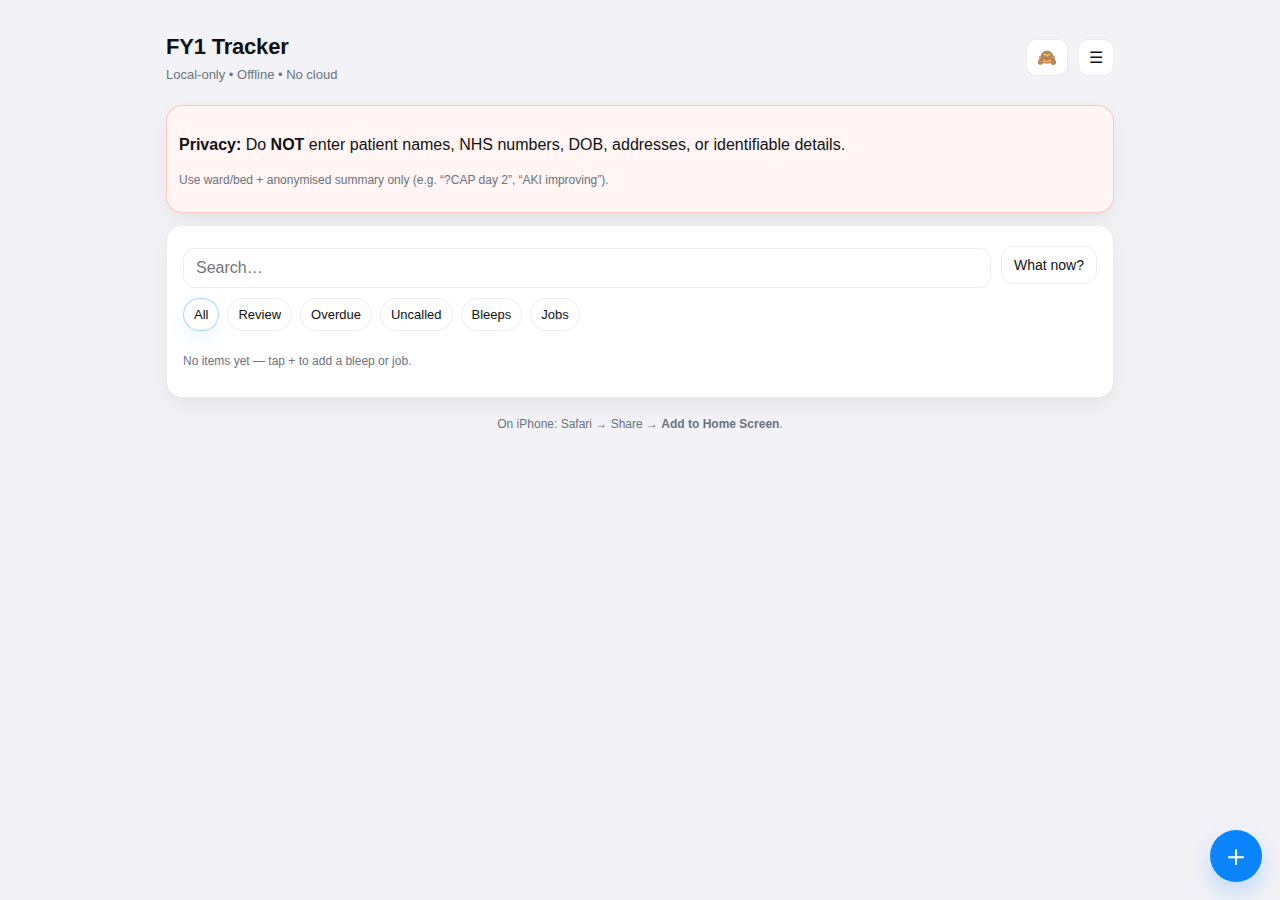
<file: index.html>
<!DOCTYPE html>
<html lang="en">
<head>
  <meta charset="utf-8" />
  <meta name="viewport" content="width=device-width, initial-scale=1" />
  <meta name="theme-color" content="#0A84FF" />
  <title>FY1 Tracker</title>

  <link rel="manifest" href="manifest.json" />
  <meta name="apple-mobile-web-app-capable" content="yes" />
  <meta name="apple-mobile-web-app-status-bar-style" content="default" />

  <link rel="stylesheet" href="style.css" />
</head>

<body>
  <header class="topbar topbarUber">
    <div class="topLeft">
      <h1>FY1 Tracker</h1>
      <p class="subtitle">Local-only • Offline • No cloud</p>
    </div>
    <div class="topRight">
      <button id="privacyBlurBtn" class="iconBtn" type="button" title="Blur">🙈</button>
      <button id="openDrawerBtn" class="iconBtn" type="button" title="Filters & settings">☰</button>
    </div>
  </header>

  <section class="card warning compact">
    <p><strong>Privacy:</strong> Do <strong>NOT</strong> enter patient names, NHS numbers, DOB, addresses, or identifiable details.</p>
    <p class="small muted">Use ward/bed + anonymised summary only (e.g. “?CAP day 2”, “AKI improving”).</p>
  </section>

  <!-- HOME: Unified list -->
  <main>
    <section class="card uberCard">
      <div class="row between">
        <div class="row" style="flex:1;">
          <input id="search" class="search uberSearch" type="search" placeholder="Search…" />
        </div>
        <button id="doNowBtn" class="btn btn-ghost btn-small" type="button">What now?</button>
      </div>

      <div class="chipRow" style="margin-top:10px;">
        <button class="chip" type="button" data-chip="all">All</button>
        <button class="chip" type="button" data-chip="review">Review</button>
        <button class="chip" type="button" data-chip="overdue">Overdue</button>
        <button class="chip" type="button" data-chip="uncalled">Uncalled</button>
        <button class="chip" type="button" data-chip="bleeps">Bleeps</button>
        <button class="chip" type="button" data-chip="jobs">Jobs</button>
      </div>

      <ul id="list" class="list uberList"></ul>
      <p id="empty" class="muted small" hidden>No items yet — tap + to add a bleep or job.</p>
    </section>
  </main>

  <!-- Drawer (Phase 3: progressive disclosure) -->
  <div id="drawerBackdrop" class="drawerBackdrop" hidden></div>
  <aside id="drawer" class="drawer" hidden aria-hidden="true">
    <div class="drawerHeader">
      <strong>Filters & settings</strong>
      <button id="closeDrawerBtn" class="iconBtn" type="button" title="Close">✕</button>
    </div>

    <div class="drawerBody">
      <label>
        Filter
        <select id="filter" class="select">
          <option value="all" selected>All</option>
          <option value="open">Open</option>
          <option value="done">Done</option>
          <option value="review">Review queue</option>
          <option value="bleeps">Bleeps only</option>
          <option value="jobs">Jobs only</option>
          <option value="uncalled">Uncalled bleeps</option>
          <option value="overdue">Overdue bleeps</option>
        </select>
      </label>

      <label>
        Sort
        <select id="sort" class="select">
          <option value="newest" selected>Newest</option>
          <option value="triage">Triage → time</option>
          <option value="priority">Priority view</option>
        </select>
      </label>

      <label>
        Overdue bleep threshold (mins)
        <input id="overdueMins" type="number" min="1" value="10" />
      </label>

      <label>
        Shift preset
        <select id="shiftPreset" class="select">
          <option value="day">Day</option>
          <option value="twilight">Twilight</option>
          <option value="night">Night</option>
        </select>
      </label>

      <div class="row" style="margin-top:10px;">
        <button id="handoverBtn" class="btn btn-ghost btn-small" type="button">Copy handover</button>
        <button id="printHandoverBtn" class="btn btn-ghost btn-small" type="button">Print sheet</button>
      </div>

      <div class="row" style="margin-top:10px;">
        <a href="scribe.html" target="_blank" rel="noopener" class="btn btn-ghost btn-small"
           style="text-decoration:none; display:inline-flex; align-items:center;">🚨 Arrest scribe</a>
        <button id="wipeBtn" class="btn btn-ghost btn-small" type="button">End shift (wipe)</button>
        <button id="clearAllBtn" class="btn btn-danger btn-small" type="button">Clear all</button>
      </div>

      <p class="small muted" style="margin-top:12px;">
        Tip: tap an item to expand actions. Use “⋯” for more.
      </p>
    </div>
  </aside>

  <!-- Floating action button: opens add window -->
  <button id="fabAdd" class="fab" type="button" aria-label="Add bleep or job">＋</button>

  <footer class="footer small muted">
    <p>On iPhone: Safari → Share → <strong>Add to Home Screen</strong>.</p>
  </footer>

  <script src="app.js"></script>
</body>
</html>
</file>
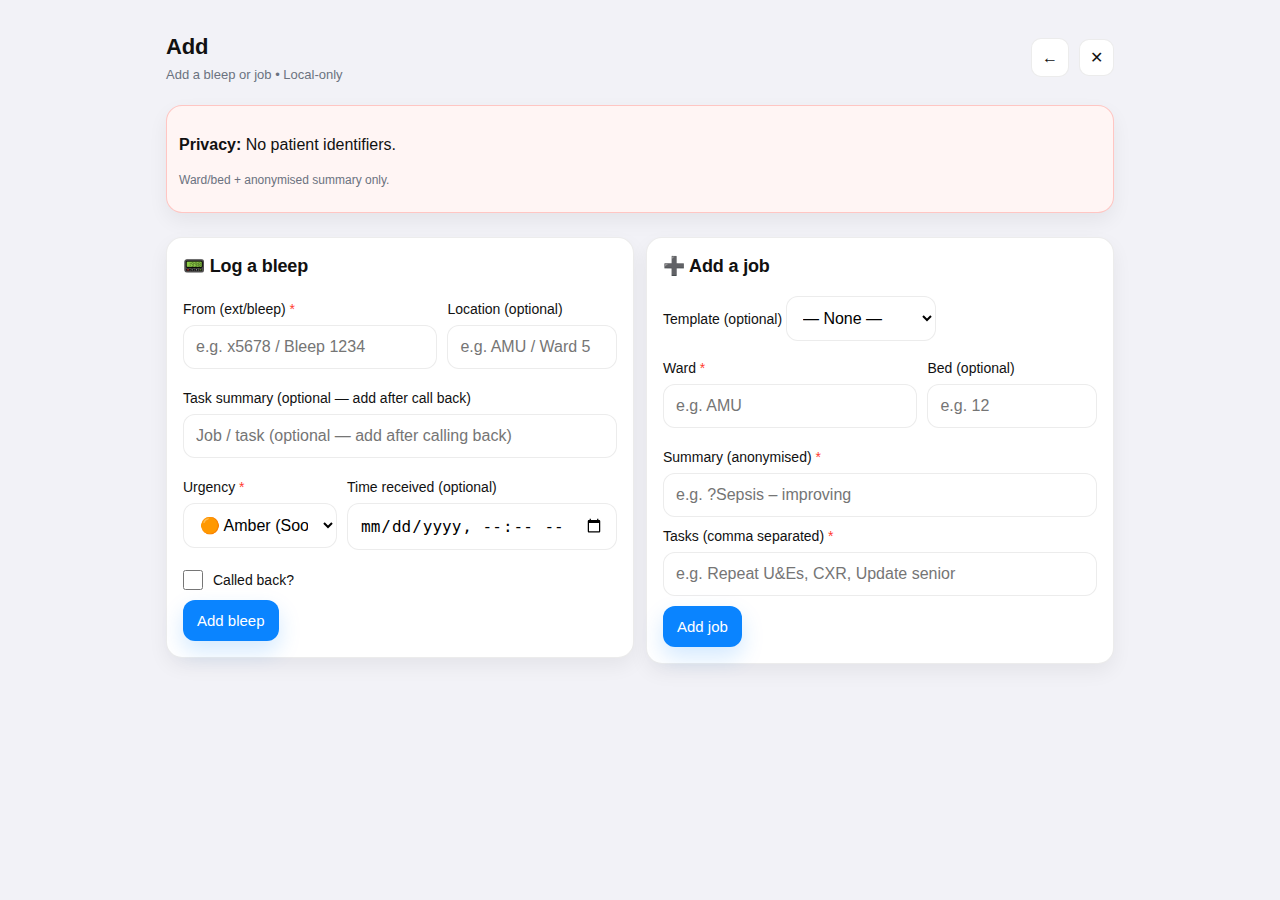
<file: add.html>
<!DOCTYPE html>
<html lang="en">
<head>
  <meta charset="utf-8" />
  <meta name="viewport" content="width=device-width, initial-scale=1" />
  <meta name="theme-color" content="#0A84FF" />
  <title>Add — FY1 Tracker</title>
  <link rel="stylesheet" href="style.css" />
</head>
<body>
  <header class="topbar topbarUber">
    <div class="topLeft">
      <h1>Add</h1>
      <p class="subtitle">Add a bleep or job • Local-only</p>
    </div>
    <div class="topRight">
      <a href="index.html" class="iconBtn" style="text-decoration:none; display:inline-flex; align-items:center;" title="Back">←</a>
      <button id="closeBtn" class="iconBtn" type="button" title="Close">✕</button>
    </div>
  </header>

  <section class="card warning compact">
    <p><strong>Privacy:</strong> No patient identifiers.</p>
    <p class="small muted">Ward/bed + anonymised summary only.</p>
  </section>

  <main class="grid2">
    <section class="card uberCard">
      <h2>📟 Log a bleep</h2>
      <form id="bleepForm" autocomplete="off">
        <div class="grid">
          <label>
            From (ext/bleep) <span class="req">*</span>
            <input id="bleepFrom" type="text" placeholder="e.g. x5678 / Bleep 1234" required />
          </label>
          <label>
            Location (optional)
            <input id="bleepLocation" type="text" placeholder="e.g. AMU / Ward 5" />
          </label>
        </div>

        <label>
          Task summary (optional — add after call back)
          <input id="bleepSummary" type="text" placeholder="Job / task (optional — add after calling back)" />
        </label>

        <div class="grid">
          <label>
            Urgency <span class="req">*</span>
            <select id="bleepUrgency" required>
              <option value="red">🔴 Red (Immediate)</option>
              <option value="amber" selected>🟠 Amber (Soon)</option>
              <option value="green">🟢 Green (Routine)</option>
            </select>
          </label>
          <label>
            Time received (optional)
            <input id="bleepTime" type="datetime-local" />
          </label>
        </div>

        <label class="row checkboxRow">
          <input id="bleepCalledBack" type="checkbox" />
          Called back?
        </label>

        <div class="row">
          <button class="btn btn-primary" type="submit">Add bleep</button>
        </div>
      </form>
    </section>

    <section class="card uberCard">
      <h2>➕ Add a job</h2>

      <div class="row" style="margin-bottom:8px;">
        <label style="margin:0; flex:1;">
          Template (optional)
          <select id="jobTemplate" class="select">
            <option value="" selected>— None —</option>
            <option value="bloods">Bloods / Cannula</option>
            <option value="review">Review patient</option>
            <option value="imaging">Chase imaging</option>
            <option value="discharge">Discharge tasks</option>
          </select>
        </label>
      </div>

      <form id="jobForm" autocomplete="off">
        <div class="grid">
          <label>
            Ward <span class="req">*</span>
            <input id="ward" type="text" placeholder="e.g. AMU" required />
          </label>
          <label>
            Bed (optional)
            <input id="bed" type="text" placeholder="e.g. 12" />
          </label>
        </div>

        <label>
          Summary (anonymised) <span class="req">*</span>
          <input id="summary" type="text" placeholder="e.g. ?Sepsis – improving" required />
        </label>

        <label>
          Tasks (comma separated) <span class="req">*</span>
          <input id="tasks" type="text" placeholder="e.g. Repeat U&Es, CXR, Update senior" required />
        </label>

        <div class="row">
          <button class="btn btn-primary" type="submit">Add job</button>
        </div>
      </form>
    </section>
  </main>

  <script src="add.js"></script>
</body>
</html>
</file>
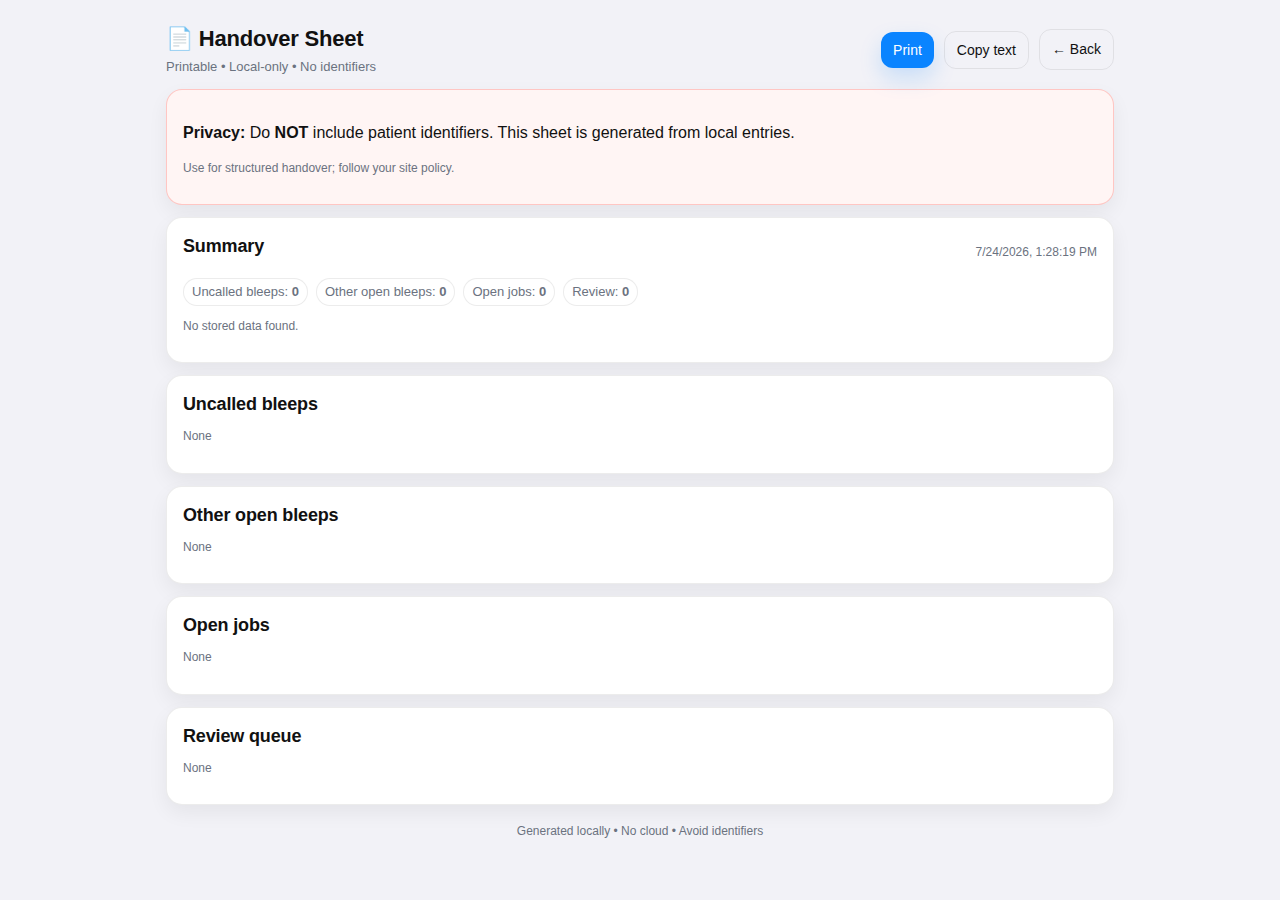
<file: handover.html>
<!DOCTYPE html>
<html lang="en">
<head>
  <meta charset="utf-8" />
  <meta name="viewport" content="width=device-width, initial-scale=1" />
  <meta name="theme-color" content="#0A84FF" />
  <title>Handover Sheet</title>
  <link rel="stylesheet" href="style.css" />
</head>
<body>
  <header class="topbar noPrint">
    <div>
      <h1>📄 Handover Sheet</h1>
      <p class="subtitle">Printable • Local-only • No identifiers</p>
    </div>
    <div class="row">
      <button id="printBtn" class="btn btn-primary btn-small" type="button">Print</button>
      <button id="copyBtn" class="btn btn-ghost btn-small" type="button">Copy text</button>
      <a href="index.html" class="btn btn-ghost btn-small"
         style="text-decoration:none; display:inline-flex; align-items:center;">← Back</a>
    </div>
  </header>

  <section class="card warning">
    <p><strong>Privacy:</strong> Do <strong>NOT</strong> include patient identifiers. This sheet is generated from local entries.</p>
    <p class="small muted">Use for structured handover; follow your site policy.</p>
  </section>

  <section class="card">
    <div class="row between">
      <h2>Summary</h2>
      <div class="small muted" id="generatedAt"></div>
    </div>
    <div class="metaRow" id="counts"></div>
    <p class="small muted" id="keyUsed"></p>
  </section>

  <section class="card">
    <h2>Uncalled bleeps</h2>
    <div id="uncalled"></div>
  </section>

  <section class="card">
    <h2>Other open bleeps</h2>
    <div id="called"></div>
  </section>

  <section class="card">
    <h2>Open jobs</h2>
    <div id="jobs"></div>
  </section>

  <section class="card">
    <h2>Review queue</h2>
    <div id="review"></div>
  </section>

  <footer class="footer small muted">
    Generated locally • No cloud • Avoid identifiers
  </footer>

  <script src="handover.js"></script>
</body>
</html>
</file>
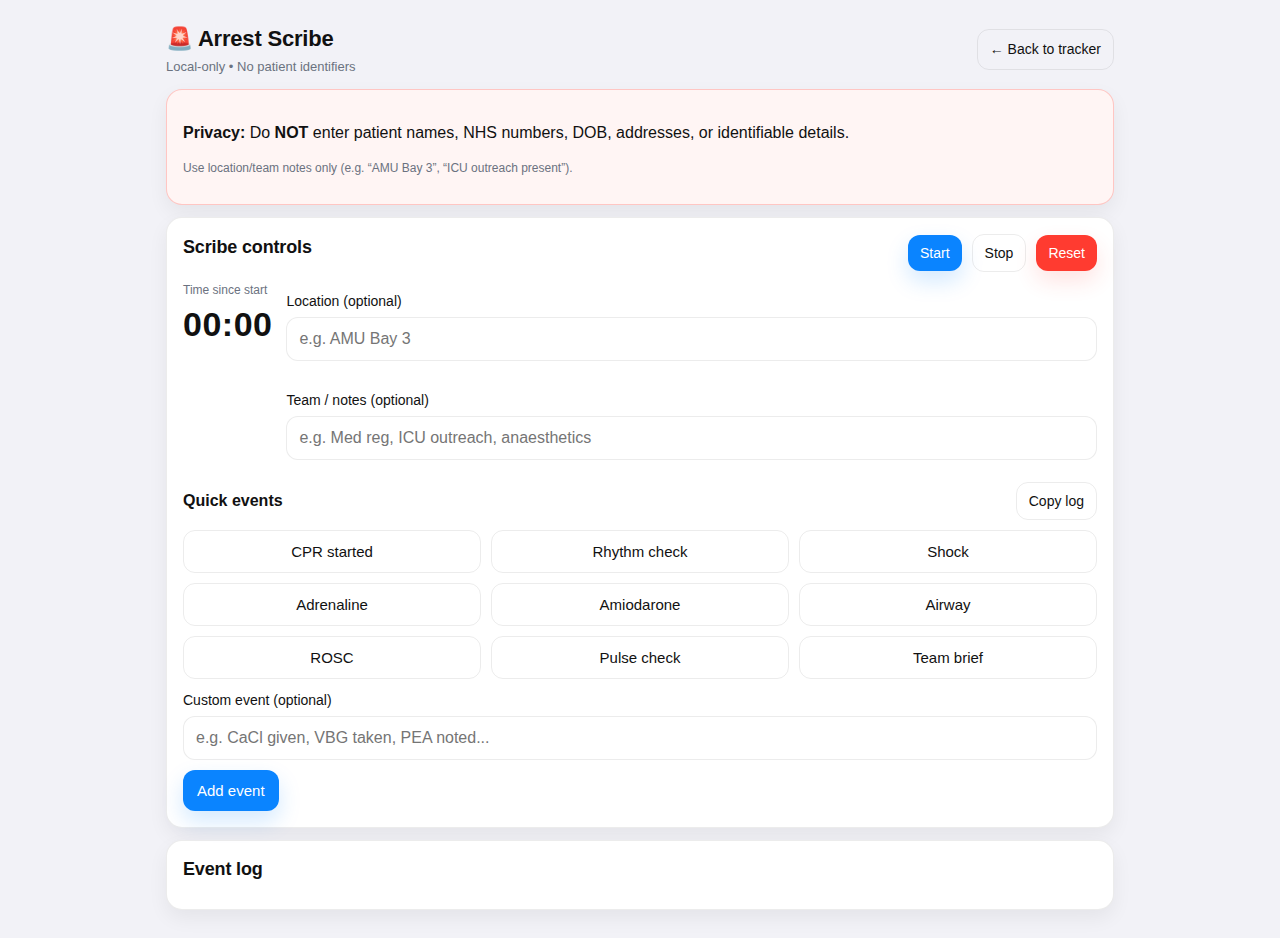
<file: scribe.html>
<!DOCTYPE html>
<html lang="en">
<head>
  <meta charset="utf-8" />
  <meta name="viewport" content="width=device-width, initial-scale=1" />
  <meta name="theme-color" content="#0A84FF" />

  <title>Arrest Scribe</title>

  <link rel="manifest" href="manifest.json" />
  <meta name="apple-mobile-web-app-capable" content="yes" />
  <meta name="apple-mobile-web-app-status-bar-style" content="default" />

  <link rel="stylesheet" href="style.css" />
</head>

<body>
  <header class="topbar">
    <div>
      <h1>🚨 Arrest Scribe</h1>
      <p class="subtitle">Local-only • No patient identifiers</p>
    </div>
    <div class="row">
      <a href="index.html" class="btn btn-ghost btn-small"
         style="text-decoration:none; display:inline-flex; align-items:center;">
        ← Back to tracker
      </a>
    </div>
  </header>

  <section class="card warning">
    <p><strong>Privacy:</strong> Do <strong>NOT</strong> enter patient names, NHS numbers, DOB, addresses, or identifiable details.</p>
    <p class="small muted">Use location/team notes only (e.g. “AMU Bay 3”, “ICU outreach present”).</p>
  </section>

  <section class="card">
    <div class="row between">
      <h2>Scribe controls</h2>
      <div class="row">
        <button id="scribeStartBtn" class="btn btn-primary btn-small" type="button">Start</button>
        <button id="scribeStopBtn" class="btn btn-ghost btn-small" type="button" disabled>Stop</button>
        <button id="scribeResetBtn" class="btn btn-danger btn-small" type="button" disabled>Reset</button>
      </div>
    </div>

    <div class="scribeTop">
      <div>
        <div class="small muted">Time since start</div>
        <div id="scribeTimer" class="scribeTimer">00:00</div>
      </div>

      <div class="scribeMeta">
        <label>
          Location (optional)
          <input id="scribeLocation" type="text" placeholder="e.g. AMU Bay 3" />
        </label>
        <label>
          Team / notes (optional)
          <input id="scribeTeam" type="text" placeholder="e.g. Med reg, ICU outreach, anaesthetics" />
        </label>
      </div>
    </div>

    <div class="row between" style="margin-top:12px;">
      <strong>Quick events</strong>
      <button id="scribeCopyBtn" class="btn btn-ghost btn-small" type="button" disabled>Copy log</button>
    </div>

    <div class="scribeButtons">
      <button class="btn btn-ghost" type="button" data-scribe="CPR started">CPR started</button>
      <button class="btn btn-ghost" type="button" data-scribe="Rhythm check">Rhythm check</button>
      <button class="btn btn-ghost" type="button" data-scribe="Shock delivered">Shock</button>

      <button class="btn btn-ghost" type="button" data-scribe="Adrenaline given">Adrenaline</button>
      <button class="btn btn-ghost" type="button" data-scribe="Amiodarone given">Amiodarone</button>
      <button class="btn btn-ghost" type="button" data-scribe="Airway secured">Airway</button>

      <button class="btn btn-ghost" type="button" data-scribe="ROSC">ROSC</button>
      <button class="btn btn-ghost" type="button" data-scribe="Pulse check">Pulse check</button>
      <button class="btn btn-ghost" type="button" data-scribe="Team brief / plan">Team brief</button>
    </div>

    <form id="scribeForm" autocomplete="off" style="margin-top:12px;">
      <label>
        Custom event (optional)
        <input id="scribeEventText" type="text" placeholder="e.g. CaCl given, VBG taken, PEA noted..." />
      </label>
      <div class="row">
        <button class="btn btn-primary" type="submit">Add event</button>
      </div>
    </form>
  </section>

  <section class="card">
    <h2>Event log</h2>
    <ul id="scribeLog" class="list" style="margin-top:12px;"></ul>
    <p id="scribeEmpty" class="muted small" hidden>
      No events yet. Press <strong>Start</strong> then use quick buttons.
    </p>
  </section>

  <script src="scribe.js"></script>
</body>
</html>
</file>
<file: style.css>
:root {
  --bg: #F2F2F7;
  --card: #FFFFFF;
  --text: #111111;
  --muted: #6B7280;
  --blue: #0A84FF;
  --red: #FF3B30;
  --border: rgba(17, 17, 17, 0.08);
  --shadow: 0 8px 20px rgba(0,0,0,0.06);
  --radius: 16px;
}

* { box-sizing: border-box; }

body {
  margin: 0;
  font-family: -apple-system, BlinkMacSystemFont, "Segoe UI", Roboto, Arial, sans-serif;
  background: var(--bg);
  color: var(--text);
  padding: 16px;
  max-width: 980px;
  margin-left: auto;
  margin-right: auto;
}

h1 { margin: 0; font-size: 22px; }
h2 { margin: 0 0 12px 0; font-size: 18px; }

.subtitle { margin: 4px 0 0 0; color: var(--muted); font-size: 13px; }

.topbar {
  display: flex;
  align-items: center;
  justify-content: space-between;
  gap: 12px;
  margin: 8px 0 14px 0;
}

.card {
  background: var(--card);
  border: 1px solid var(--border);
  border-radius: var(--radius);
  padding: 14px;
  box-shadow: var(--shadow);
  margin: 12px 0;
}

.warning {
  border-color: rgba(255, 59, 48, 0.25);
  background: #FFF5F4;
}

label { display: block; margin: 10px 0; font-size: 14px; }
.req { color: var(--red); }

input, select, textarea {
  width: 100%;
  margin-top: 6px;
  padding: 12px 12px;
  border-radius: 12px;
  border: 1px solid var(--border);
  font-size: 16px;
  background: #fff;
}
textarea { resize: vertical; }

.grid {
  display: grid;
  grid-template-columns: 1.2fr 0.8fr;
  gap: 10px;
}

.grid2 {
  display: grid;
  grid-template-columns: 1fr 1fr;
  gap: 12px;
  align-items: start;
}

.row { display: flex; gap: 10px; align-items: center; }
.between { justify-content: space-between; }

.checkboxRow {
  margin-top: 10px;
  gap: 10px;
  align-items: center;
}
.checkboxRow input {
  width: 20px;
  height: 20px;
  margin: 0;
}

.btn {
  border: 0;
  border-radius: 12px;
  padding: 12px 14px;
  font-size: 15px;
  cursor: pointer;
  white-space: nowrap;
}

.btn-primary { background: var(--blue); color: white; }
.btn-danger { background: var(--red); color: white; }
.btn-ghost {
  background: transparent;
  border: 1px solid var(--border);
  color: var(--text);
}

.btn-small {
  padding: 10px 12px;
  font-size: 14px;
}

.search { min-width: 180px; }
.select { width: 150px; }

.list {
  list-style: none;
  padding: 0;
  margin: 10px 0 0 0;
  display: grid;
  gap: 10px;
}

.item {
  border: 1px solid var(--border);
  border-radius: 14px;
  padding: 12px;
  background: #fff;
}

.item.done { opacity: 0.55; }

.item.overdue {
  border-color: rgba(255, 59, 48, 0.45);
  box-shadow: 0 8px 20px rgba(255,59,48,0.08);
}

.itemHead {
  display: flex;
  justify-content: space-between;
  gap: 10px;
  align-items: baseline;
}

.meta { margin-top: 6px; color: var(--muted); font-size: 13px; }

.actions {
  margin-top: 12px;
  display: flex;
  gap: 10px;
  flex-wrap: wrap;
}

.small { font-size: 12px; }
.muted { color: var(--muted); }

.footer { text-align: center; margin: 18px 0 10px; }

.badge {
  font-size: 12px;
  padding: 4px 8px;
  border-radius: 999px;
  border: 1px solid var(--border);
}

.badge.red { background: #FFE5E3; border-color: rgba(255,59,48,0.35); }
.badge.amber { background: #FFF2D9; border-color: rgba(255,149,0,0.35); }
.badge.green { background: #E9F8EC; border-color: rgba(52,199,89,0.35); }

.metaRow {
  display: flex;
  gap: 8px;
  flex-wrap: wrap;
  margin-top: 8px;
  color: var(--muted);
  font-size: 13px;
}

.metaRow span {
  border: 1px solid var(--border);
  border-radius: 999px;
  padding: 4px 8px;
  background: #fff;
}

.inlineEdit {
  margin-top: 10px;
  padding: 10px;
  border-radius: 12px;
  border: 1px solid var(--border);
  background: #fff;
}

/* --- Arrest scribe layout --- */
.scribeTop {
  display: flex;
  gap: 14px;
  align-items: flex-start;
  justify-content: space-between;
  flex-wrap: wrap;
  margin-top: 10px;
}

.scribeTimer {
  font-size: 34px;
  font-weight: 700;
  letter-spacing: 0.5px;
  margin-top: 4px;
}

.scribeMeta {
  display: grid;
  gap: 10px;
  min-width: 280px;
  flex: 1;
}

.scribeButtons {
  display: grid;
  gap: 10px;
  grid-template-columns: repeat(3, minmax(0, 1fr));
  margin-top: 10px;
}

@media (max-width: 860px) {
  .grid2 { grid-template-columns: 1fr; }
  .row.between { flex-direction: column; align-items: stretch; }
  .search { min-width: 0; }
  .select { width: 100%; }
}
@media (max-width: 700px) {
  .scribeButtons { grid-template-columns: repeat(2, minmax(0, 1fr)); }
}



/* --- Quick filter chips --- */
.chipRow {
  display: flex;
  flex-wrap: wrap;
  gap: 8px;
}

.chip {
  border: 1px solid var(--border);
  background: #fff;
  color: var(--text);
  padding: 8px 10px;
  border-radius: 999px;
  font-size: 13px;
  cursor: pointer;
}

.chip.active {
  border-color: rgba(10,132,255,0.35);
  box-shadow: 0 8px 20px rgba(10,132,255,0.08);
}



/* --- Progress log --- */
.progressList {
  list-style: none;
  padding: 0;
  margin: 8px 0 0 0;
  display: grid;
  gap: 8px;
}

.progressItem {
  border: 1px solid var(--border);
  border-radius: 12px;
  padding: 10px;
  background: #fff;
}

.progressMeta {
  font-size: 12px;
  color: var(--muted);
  margin-bottom: 4px;
}

.progressText {
  font-size: 14px;
}




.lockCard {
  background: #fff;
  border-radius: 16px;
  border: 1px solid var(--border);
  padding: 20px;
  width: 100%;
  max-width: 320px;
  text-align: center;
  box-shadow: var(--shadow);
}



/* --- Appearance improvements --- */
body {
  line-height: 1.35;
}

h1 { letter-spacing: -0.2px; }
h2 { letter-spacing: -0.15px; }

.card {
  padding: 16px;
}

.btn {
  transition: transform 0.04s ease, box-shadow 0.12s ease, opacity 0.12s ease;
}

.btn:active { transform: translateY(1px); }

.btn-primary {
  box-shadow: 0 10px 22px rgba(10,132,255,0.18);
}

.btn-danger {
  box-shadow: 0 10px 22px rgba(255,59,48,0.14);
}

.btn-ghost:hover { background: rgba(17,17,17,0.03); }
.btn-primary:hover { opacity: 0.95; }
.btn-danger:hover { opacity: 0.95; }

input:focus, select:focus, textarea:focus {
  outline: none;
  border-color: rgba(10,132,255,0.35);
  box-shadow: 0 10px 22px rgba(10,132,255,0.10);
}

.item {
  transition: box-shadow 0.12s ease, transform 0.06s ease;
}

.item:hover {
  box-shadow: 0 10px 22px rgba(0,0,0,0.06);
}

.badge {
  background: #fff;
}

@media (prefers-color-scheme: dark) {
  :root {
    --bg: #0B0B0F;
    --card: #16161D;
    --text: #F3F4F6;
    --muted: #A1A1AA;
    --border: rgba(255,255,255,0.10);
    --shadow: 0 10px 28px rgba(0,0,0,0.45);
  }
  body { background: var(--bg); }
  input, select, textarea { background: #0F0F14; color: var(--text); }
  .warning { background: rgba(255,59,48,0.10); }
  .btn-ghost { background: transparent; color: var(--text); }
  .metaRow span { background: transparent; }
  .chip { background: transparent; color: var(--text); }
}


/* --- Soft privacy blur --- */
.blurActive main,
.blurActive section.card {
  filter: blur(8px);
}

.blurOverlay {
  position: fixed;
  inset: 0;
  background: rgba(0,0,0,0.15);
  z-index: 999;
}

/* --- Pinned items --- */
.item.pinned {
  border-left: 4px solid #0A84FF;
}

/* --- SBAR block --- */
.sbar {
  border: 1px dashed var(--border);
  border-radius: 12px;
  padding: 10px;
  margin-top: 8px;
  background: rgba(10,132,255,0.04);
}

/* --- Undo snackbar --- */
.snackbar {
  position: fixed;
  bottom: 16px;
  left: 50%;
  transform: translateX(-50%);
  background: #111;
  color: #fff;
  padding: 10px 14px;
  border-radius: 12px;
  display: flex;
  gap: 12px;
  z-index: 9999;
}



/* --- Uber-like layout --- */
.topbarUber {
  position: sticky;
  top: 0;
  background: var(--bg);
  padding: 10px 0;
  z-index: 10;
}

.topLeft { display:flex; flex-direction:column; }
.topRight { display:flex; gap:10px; align-items:center; }

.iconBtn {
  border: 1px solid var(--border);
  background: #fff;
  border-radius: 12px;
  padding: 10px 12px;
  cursor: pointer;
  font-size: 16px;
}

.uberCard { padding: 16px; }

.compact { padding: 12px; }

.uberSearch {
  border-radius: 14px;
  padding: 12px 14px;
}

.uberList .item {
  border: 0;
  border-radius: 18px;
  background: #fff;
  box-shadow: 0 10px 28px rgba(0,0,0,0.06);
  padding: 14px;
}

.uberList .item:hover { transform: translateY(-1px); }

.itemMain {
  display:flex;
  align-items:flex-start;
  justify-content: space-between;
  gap: 12px;
}

.itemTitle { font-size: 16px; font-weight: 700; }
.itemSub { margin-top: 6px; color: var(--muted); font-size: 13px; }

.moreBtn {
  border: 0;
  background: transparent;
  font-size: 20px;
  cursor: pointer;
  padding: 6px 8px;
  border-radius: 12px;
}

.moreBtn:hover { background: rgba(17,17,17,0.04); }

.itemActions {
  display:none;
  margin-top: 12px;
  gap: 10px;
  flex-wrap: wrap;
}

.item.expanded .itemActions { display:flex; }

.drawerBackdrop {
  position: fixed;
  inset: 0;
  background: rgba(0,0,0,0.25);
  z-index: 50;
}

.drawer {
  position: fixed;
  right: 0;
  top: 0;
  height: 100%;
  width: min(380px, 92vw);
  background: var(--card);
  border-left: 1px solid var(--border);
  box-shadow: -10px 0 30px rgba(0,0,0,0.12);
  z-index: 60;
  display:flex;
  flex-direction: column;
}

.drawerHeader {
  display:flex;
  justify-content: space-between;
  align-items:center;
  padding: 14px;
  border-bottom: 1px solid var(--border);
}

.drawerBody { padding: 14px; overflow:auto; }

.fab {
  position: fixed;
  right: 18px;
  bottom: 18px;
  width: 56px;
  height: 56px;
  border-radius: 999px;
  border: 0;
  background: var(--blue);
  color: #fff;
  font-size: 32px;
  line-height: 0;
  box-shadow: 0 16px 32px rgba(10,132,255,0.28);
  cursor:pointer;
  z-index: 40;
}

.fab:active { transform: translateY(1px); }



/* --- Tidy overrides (less 'Uber', more clean) --- */
.iconBtn {
  background: var(--card);
  color: var(--text);
}

.uberSearch {
  border-radius: 12px;
  padding: 10px 12px;
}

.uberList .item {
  border: 1px solid var(--border);
  border-radius: 14px;
  background: var(--card);
  box-shadow: var(--shadow);
  padding: 12px;
}

.itemTitle { font-size: 15px; }
.itemSub { font-size: 13px; }

.moreBtn { font-size: 18px; }

.drawer {
  background: var(--card);
}

.drawerHeader { background: transparent; }

.fab {
  width: 52px;
  height: 52px;
  font-size: 30px;
}



/* Ensure [hidden] always works even with custom display rules */
[hidden] { display: none !important; }
.drawer[hidden], .drawerBackdrop[hidden] { display: none !important; }



/* --- Visual tidy v2 (closer to original, less 'app-y') --- */
.topbarUber { padding: 8px 0; }

.iconBtn {
  padding: 8px 10px;
  border-radius: 10px;
}

.uberSearch {
  padding: 10px 12px;
  border-radius: 12px;
}

.uberList .item {
  box-shadow: none;
  border: 1px solid var(--border);
}

.itemMain { gap: 10px; }
.itemTitle { font-size: 15px; }
.itemSub { margin-top: 4px; }

.fab {
  box-shadow: 0 10px 22px rgba(10,132,255,0.22);
}
</file>
